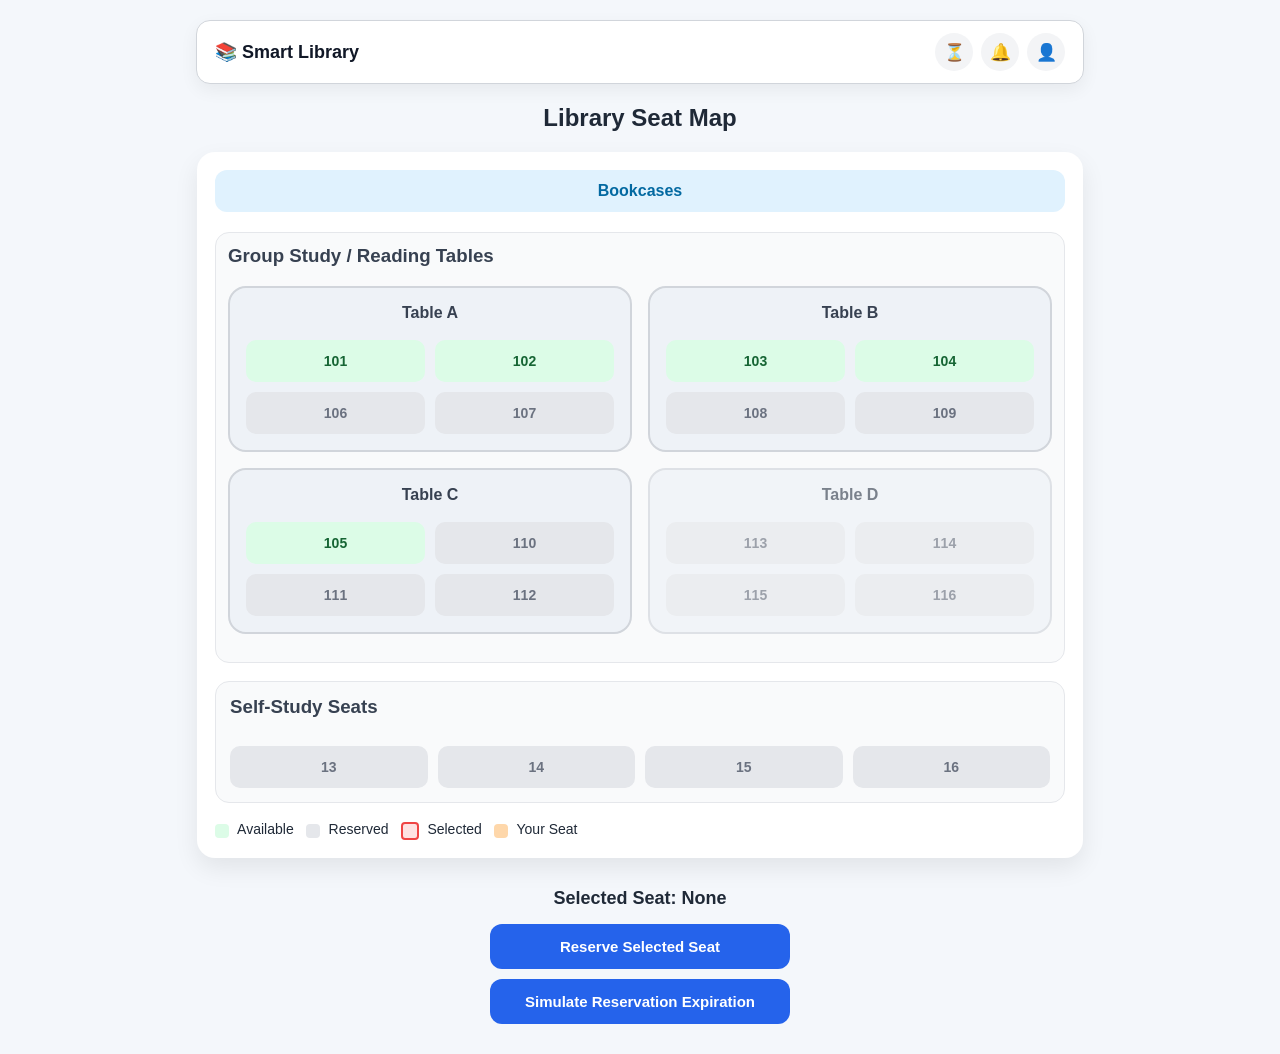
<file: main/web/index.html>
<!DOCTYPE html>
<html lang="en">
<head>
  <meta charset="UTF-8">
  <meta name="viewport" content="width=device-width, initial-scale=1.0">
  <title>Person 2 - Seat Notification Demo</title>
  <link rel="stylesheet" href="style.css">
</head>
<body>

<header class="top-navbar">
  <div class="navbar-logo">📚 Smart Library</div>

  <div class="navbar-icons">
    <button onclick="showPanel('waiting')">⏳</button>
    <button onclick="showPanel('notifications')">🔔</button>
    <button onclick="showPanel('profile')">👤</button>
  </div>
</header>

<div class="dropdown-panel hidden" id="profile-panel">
  <h4>👤 Profile</h4>
  <p>Name: Asma</p>
  <p>Role: Student</p>
  <p>Status: Normal Student</p>
</div>

<div class="dropdown-panel hidden" id="notifications-panel">
  <h4>🔔 Notifications</h4>
  <p id="notification-time">No notification yet</p>
  <p id="notification-message">Waiting for updates...</p>
</div>

<div class="dropdown-panel hidden" id="waiting-panel">
  <h4>⏳ Waiting List</h4>
  <p id="waiting-status">You are not in the waiting list.</p>
  <p id="waiting-position">Position: -</p>
</div>

<h2>Library Seat Map</h2>

<div class="library-map">

  <div class="map-label top">Bookcases</div>

  <div class="study-area">
    <h3>Group Study / Reading Tables</h3>

    <div class="table-row">

      <div class="library-table">
        <span class="table-name">Table A</span>

        <button class="seat available" onclick="selectSeat(this, 101)">101</button>
        <button class="seat available" onclick="selectSeat(this, 102)">102</button>

        <button class="seat reserved" disabled>106</button>
        <button class="seat reserved" disabled>107</button>
      </div>

      <div class="library-table">
        <span class="table-name">Table B</span>

        <button class="seat available" onclick="selectSeat(this, 103)">103</button>
        <button class="seat available" onclick="selectSeat(this, 104)">104</button>

        <button class="seat reserved" disabled>108</button>
        <button class="seat reserved" disabled>109</button>
      </div>

    </div>

    <div class="table-row">

      <div class="library-table">
        <span class="table-name">Table C</span>

        <button class="seat available" onclick="selectSeat(this, 105)">105</button>

        <button class="seat reserved" disabled>110</button>
        <button class="seat reserved" disabled>111</button>
        <button class="seat reserved" disabled>112</button>
      </div>

      <div class="library-table inactive-table">
        <span class="table-name">Table D</span>

        <button class="seat reserved" disabled>113</button>
        <button class="seat reserved" disabled>114</button>
        <button class="seat reserved" disabled>115</button>
        <button class="seat reserved" disabled>116</button>
      </div>

    </div>
  </div>

  <div class="self-study">
    <h3>Self-Study Seats</h3>

    <button class="seat reserved" disabled>13</button>
    <button class="seat reserved" disabled>14</button>
    <button class="seat reserved" disabled>15</button>
    <button class="seat reserved" disabled>16</button>
  </div>

  <div class="legend">
    <span><b class="box green"></b> Available</span>
    <span><b class="box gray"></b> Reserved</span>
    <span><b class="box red"></b> Selected</span>
    <span><b class="box orange"></b> Your Seat</span>
  </div>

</div>

<p id="selected-seat-text">Selected Seat: None</p>

<button onclick="reserveSelectedSeat()">
  Reserve Selected Seat
</button>

<button onclick="simulateNotification()">
  Simulate Reservation Expiration
</button>

<script src="script.js"></script>

</body>

</html>
</file>
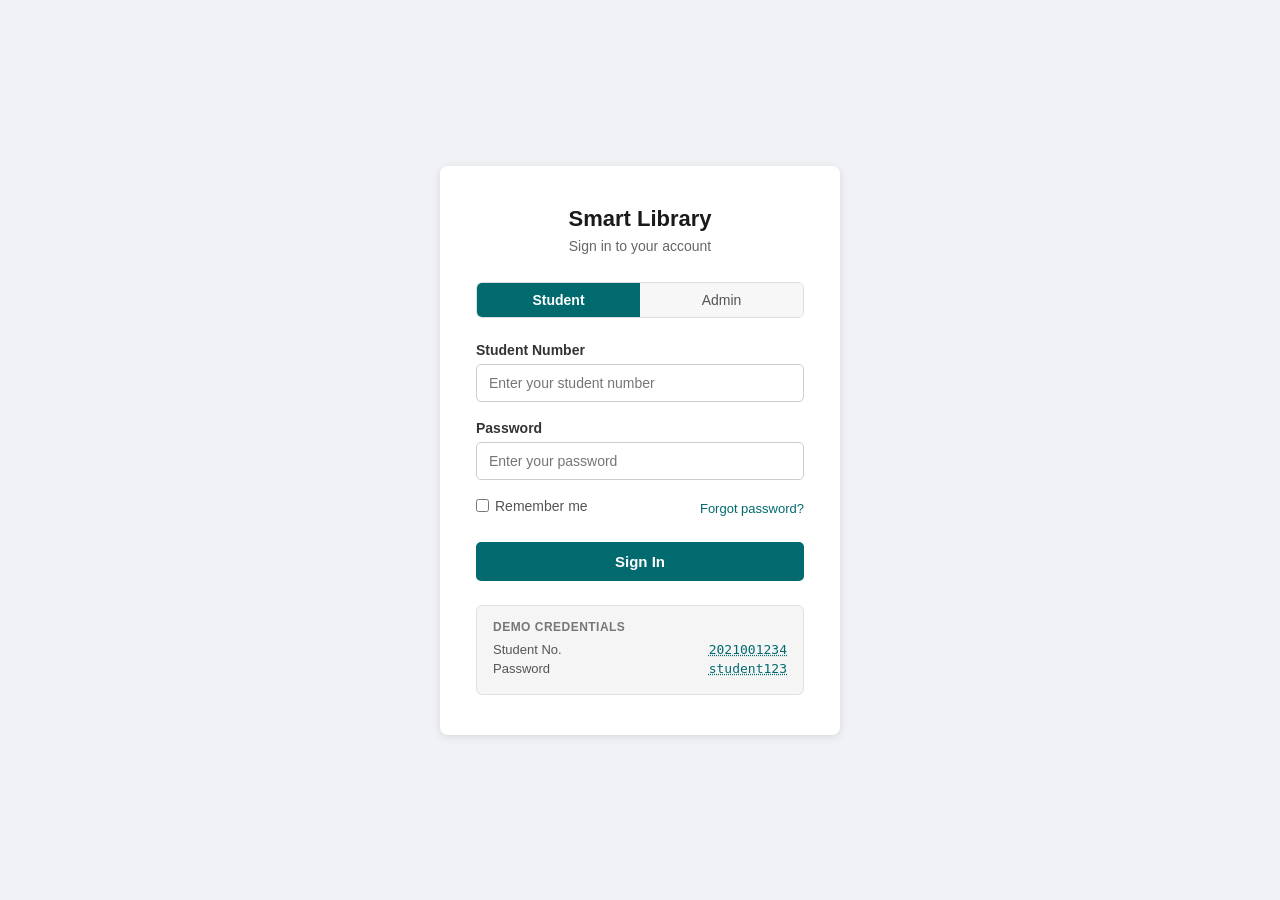
<file: login-page/login-page.html>
<!DOCTYPE html>
<html lang="en">
<head>
  <meta charset="UTF-8" />
  <meta name="viewport" content="width=device-width, initial-scale=1.0" />
  <title>Smart Library - Login</title>
  <style>
    * {
      box-sizing: border-box;
      margin: 0;
      padding: 0;
    }

    body {
      font-family: Arial, sans-serif;
      background-color: #f0f2f5;
      display: flex;
      justify-content: center;
      align-items: center;
      min-height: 100vh;
    }

    .login-card {
      background-color: #ffffff;
      padding: 40px 36px;
      border-radius: 8px;
      box-shadow: 0 2px 10px rgba(0, 0, 0, 0.1);
      width: 100%;
      max-width: 400px;
    }

    .login-title {
      font-size: 22px;
      font-weight: bold;
      color: #1a1a1a;
      margin-bottom: 6px;
      text-align: center;
    }

    .login-subtitle {
      font-size: 14px;
      color: #666;
      text-align: center;
      margin-bottom: 28px;
    }

    /* Role tabs */
    .role-tabs {
      display: flex;
      border: 1px solid #ddd;
      border-radius: 6px;
      overflow: hidden;
      margin-bottom: 24px;
    }

    .role-tab {
      flex: 1;
      padding: 9px;
      font-size: 14px;
      background: #f7f7f7;
      border: none;
      cursor: pointer;
      color: #555;
    }

    .role-tab.active {
      background: #016a6f;
      color: #ffffff;
      font-weight: 600;
    }

    /* Form */
    .form-group {
      margin-bottom: 18px;
    }

    label {
      display: block;
      font-size: 14px;
      font-weight: 600;
      color: #333;
      margin-bottom: 6px;
    }

    input[type="text"],
    input[type="password"] {
      width: 100%;
      padding: 10px 12px;
      font-size: 14px;
      border: 1px solid #ccc;
      border-radius: 5px;
      outline: none;
      color: #1a1a1a;
    }

    input[type="text"]:focus,
    input[type="password"]:focus {
      border-color: #016a6f;
    }

    input.error-input {
      border-color: #cc0000;
    }

    .error-msg {
      font-size: 12px;
      color: #cc0000;
      margin-top: 4px;
      display: none;
    }

    .error-msg.show {
      display: block;
    }

    .form-bottom-row {
      display: flex;
      justify-content: space-between;
      align-items: center;
      margin-bottom: 22px;
      font-size: 13px;
    }

    .form-bottom-row label {
      font-weight: normal;
      display: flex;
      align-items: center;
      gap: 6px;
      color: #555;
      cursor: pointer;
    }

    .forgot {
      color: #016a6f;
      text-decoration: none;
      font-size: 13px;
    }

    .forgot:hover {
      text-decoration: underline;
    }

    .btn-login {
      width: 100%;
      padding: 11px;
      background-color: #016a6f;
      color: #fff;
      font-size: 15px;
      font-weight: 600;
      border: none;
      border-radius: 5px;
      cursor: pointer;
    }

    .btn-login:hover {
      background-color: #014f53;
    }

    .btn-login:disabled {
      background-color: #aaa;
      cursor: not-allowed;
    }

    /* Demo hint */
    .demo-hint {
      margin-top: 24px;
      background: #f5f5f5;
      border: 1px solid #e0e0e0;
      border-radius: 6px;
      padding: 14px 16px;
    }

    .demo-hint p {
      font-size: 12px;
      color: #777;
      margin-bottom: 8px;
      font-weight: 600;
      text-transform: uppercase;
      letter-spacing: 0.04em;
    }

    .demo-row {
      display: flex;
      justify-content: space-between;
      font-size: 13px;
      margin-bottom: 4px;
    }

    .demo-row span:first-child {
      color: #555;
    }

    .demo-val {
      font-family: monospace;
      color: #016a6f;
      cursor: pointer;
      font-size: 13px;
      background: none;
      border: none;
      padding: 0;
      text-decoration: underline dotted;
    }

    .demo-val:hover { color: #014f53; }

    /* Success */
    .success-box {
      display: none;
      text-align: center;
      padding: 16px 0 8px;
    }

    .success-box .checkmark {
      font-size: 40px;
      margin-bottom: 12px;
    }

    .success-box h3 {
      font-size: 18px;
      color: #1a1a1a;
      margin-bottom: 6px;
    }

    .success-box p {
      font-size: 13px;
      color: #666;
    }

    .back-btn {
      margin-top: 16px;
      background: none;
      border: none;
      color: #016a6f;
      font-size: 13px;
      cursor: pointer;
      text-decoration: underline;
    }
  </style>
</head>
<body>

<div class="login-card">
  <h1 class="login-title">Smart Library</h1>
  <p class="login-subtitle">Sign in to your account</p>

  <!-- Role Tabs -->
  <div class="role-tabs">
    <button class="role-tab active" id="tab-student" onclick="switchRole('student')" type="button">Student</button>
    <button class="role-tab" id="tab-admin" onclick="switchRole('admin')" type="button">Admin</button>
  </div>

  <!-- Form -->
  <form id="login-form" novalidate>
    <div class="form-group">
      <label for="user-id" id="id-label">Student Number</label>
      <input type="text" id="user-id" placeholder="Enter your student number" />
      <span class="error-msg" id="id-error">This field is required.</span>
    </div>

    <div class="form-group">
      <label for="password">Password</label>
      <input type="password" id="password" placeholder="Enter your password" />
      <span class="error-msg" id="pw-error">This field is required.</span>
    </div>

    <div class="form-bottom-row">
      <label>
        <input type="checkbox" id="remember" />
        Remember me
      </label>
      <a href="#" class="forgot">Forgot password?</a>
    </div>

    <button type="submit" class="btn-login" id="login-btn">Sign In</button>
  </form>

  <!-- Success -->
  <div class="success-box" id="success-box">
    <div class="checkmark">✅</div>
    <h3 id="success-title">Login Successful!</h3>
    <p id="success-msg">Redirecting to your dashboard...</p>
    <button class="back-btn" onclick="resetForm()">← Back to login</button>
  </div>

  <!-- Demo credentials -->
  <div class="demo-hint">
    <p>Demo credentials</p>
    <div class="demo-row">
      <span id="demo-id-label">Student No.</span>
      <button class="demo-val" id="demo-id-val" type="button" onclick="fillField('user-id', this.textContent)">2021001234</button>
    </div>
    <div class="demo-row">
      <span>Password</span>
      <button class="demo-val" id="demo-pw-val" type="button" onclick="fillField('password', this.textContent)">student123</button>
    </div>
  </div>
</div>

<script>
  var currentRole = 'student';

  var roles = {
    student: {
      idLabel: 'Student Number',
      placeholder: 'Enter your student number',
      demoIdLabel: 'Student No.',
      demoId: '2021001234',
      demoPass: 'student123',
      successTitle: 'Login Successful!',
      successMsg: 'Welcome, Student. Redirecting to dashboard...'
    },
    admin: {
      idLabel: 'Admin ID',
      placeholder: 'Enter your admin ID',
      demoIdLabel: 'Admin ID',
      demoId: 'ADMIN001',
      demoPass: 'admin123',
      successTitle: 'Login Successful!',
      successMsg: 'Welcome, Administrator. Redirecting to admin panel...'
    }
  };

  function switchRole(role) {
    currentRole = role;
    var r = roles[role];
    document.getElementById('tab-student').classList.toggle('active', role === 'student');
    document.getElementById('tab-admin').classList.toggle('active', role === 'admin');
    document.getElementById('id-label').textContent = r.idLabel;
    document.getElementById('user-id').placeholder = r.placeholder;
    document.getElementById('demo-id-label').textContent = r.demoIdLabel;
    document.getElementById('demo-id-val').textContent = r.demoId;
    document.getElementById('demo-pw-val').textContent = r.demoPass;
    clearErrors();
  }

  function fillField(id, value) {
    document.getElementById(id).value = value;
    document.getElementById(id).classList.remove('error-input');
    if (id === 'user-id') document.getElementById('id-error').classList.remove('show');
    else document.getElementById('pw-error').classList.remove('show');
  }

  function clearErrors() {
    document.getElementById('user-id').classList.remove('error-input');
    document.getElementById('password').classList.remove('error-input');
    document.getElementById('id-error').classList.remove('show');
    document.getElementById('pw-error').classList.remove('show');
    document.getElementById('id-error').textContent = 'This field is required.';
  }

  function resetForm() {
    document.getElementById('login-form').style.display = '';
    document.getElementById('success-box').style.display = 'none';
    document.getElementById('user-id').value = '';
    document.getElementById('password').value = '';
    clearErrors();
  }

  document.getElementById('login-form').addEventListener('submit', function(e) {
    e.preventDefault();
    var idVal = document.getElementById('user-id').value.trim();
    var pwVal = document.getElementById('password').value.trim();
    var valid = true;

    clearErrors();

    if (!idVal) {
      document.getElementById('user-id').classList.add('error-input');
      document.getElementById('id-error').classList.add('show');
      valid = false;
    }
    if (!pwVal) {
      document.getElementById('password').classList.add('error-input');
      document.getElementById('pw-error').classList.add('show');
      valid = false;
    }
    if (!valid) return;

    var r = roles[currentRole];
    if (idVal !== r.demoId || pwVal !== r.demoPass) {
      document.getElementById('user-id').classList.add('error-input');
      document.getElementById('password').classList.add('error-input');
      document.getElementById('id-error').textContent = 'Incorrect ID or password. Try the demo credentials below.';
      document.getElementById('id-error').classList.add('show');
      return;
    }

    var btn = document.getElementById('login-btn');
    btn.disabled = true;
    btn.textContent = 'Signing in...';

    setTimeout(function() {
      btn.disabled = false;
      btn.textContent = 'Sign In';
      document.getElementById('login-form').style.display = 'none';
      document.getElementById('success-title').textContent = r.successTitle;
      document.getElementById('success-msg').textContent = r.successMsg;
      document.getElementById('success-box').style.display = 'block';
    }, 1000);
  });
</script>

</body>
</html>
</file>
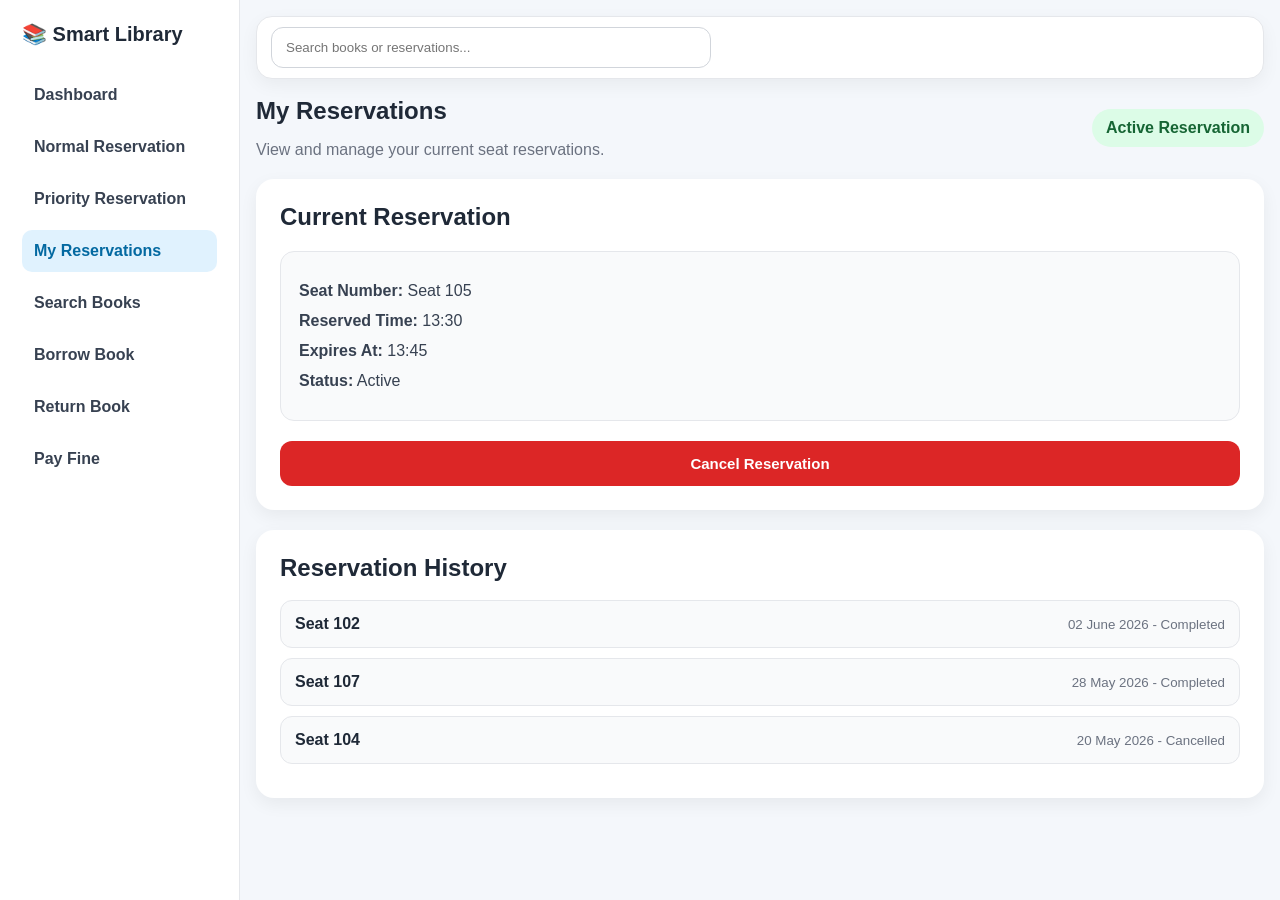
<file: web/my-reservations.html>
<!DOCTYPE html>
<html lang="en">
<head>
  <meta charset="UTF-8">
  <meta name="viewport" content="width=device-width, initial-scale=1.0">
  <title>My Reservations</title>
  <link rel="stylesheet" href="reservation.css">
</head>
<body>

<div class="app-layout">

  <aside class="sidebar">
    <div class="sidebar-logo">📚 Smart Library</div>

    <nav class="sidebar-menu">
      <a href="#">Dashboard</a>
      <a href="normal-reservation.html">Normal Reservation</a>
      <a href="priority-reservation.html">Priority Reservation</a>
      <a href="#" class="active">My Reservations</a>
      <a href="#">Search Books</a>
      <a href="#">Borrow Book</a>
      <a href="#">Return Book</a>
      <a href="#">Pay Fine</a>
    </nav>
  </aside>

  <main class="main-content">

    <header class="top-navbar">
      <input class="top-search" type="text" placeholder="Search books or reservations...">
    </header>

    <section class="page-header">
      <div>
        <h1>My Reservations</h1>
        <p>View and manage your current seat reservations.</p>
      </div>

      <div class="status-pill">Active Reservation</div>
    </section>

    <section class="my-reservation-card">
      <h2>Current Reservation</h2>

      <div class="reservation-detail-box">
        <p><strong>Seat Number:</strong> <span id="my-seat-number">Seat 105</span></p>
        <p><strong>Reserved Time:</strong> 13:30</p>
        <p><strong>Expires At:</strong> 13:45</p>
        <p><strong>Status:</strong> <span id="reservation-status">Active</span></p>
      </div>

      <button class="cancel-reservation-button" onclick="askCancelReservation()">
        Cancel Reservation
      </button>
    </section>

    <section class="reservation-history-card">

      <h2>Reservation History</h2>

      <div class="history-item">
        <span>Seat 102</span>
        <small>02 June 2026 - Completed</small>
      </div>

      <div class="history-item">
        <span>Seat 107</span>
        <small>28 May 2026 - Completed</small>
      </div>

      <div class="history-item">
        <span>Seat 104</span>
        <small>20 May 2026 - Cancelled</small>
      </div>

    </section>

  </main>
</div>

<div class="modal hidden" id="confirm-modal">
  <div class="modal-box">
    <h3 id="modal-title">Cancel Reservation</h3>
    <p id="confirm-message">Are you sure you want to cancel Seat 105?</p>

    <div class="modal-actions">
      <button onclick="confirmReservation()">Confirm</button>
      <button onclick="closeModal()">Cancel</button>
    </div>
  </div>
</div>

<script src="script.js"></script>

</body>
</html>
</file>
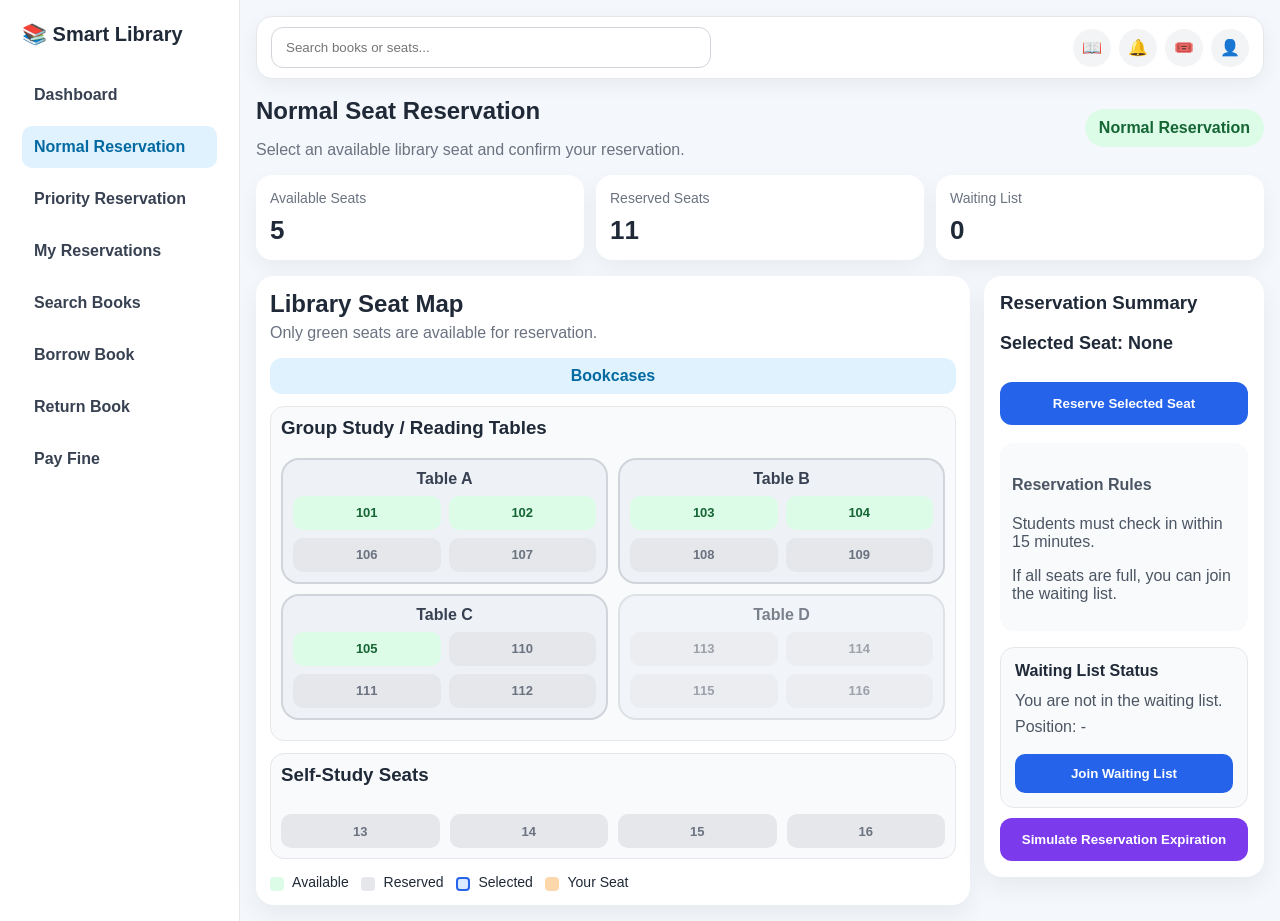
<file: web/normal-reservation.html>
<!DOCTYPE html>
<html lang="en">
<head>
  <meta charset="UTF-8">
  <meta name="viewport" content="width=device-width, initial-scale=1.0">
  <title>Normal Reservation</title>
  <link rel="stylesheet" href="reservation.css">
</head>
<body>

<div class="app-layout">

  <aside class="sidebar">
    <div class="sidebar-logo">📚 Smart Library</div>

    <nav class="sidebar-menu">
      <a href="#">Dashboard</a>
      <a href="normal-reservation.html" class="active">Normal Reservation</a>
      <a href="priority-reservation.html">Priority Reservation</a>
      <a href="my-reservations.html">My Reservations</a>
      <a href="#">Search Books</a>
      <a href="#">Borrow Book</a>
      <a href="#">Return Book</a>
      <a href="#">Pay Fine</a>
    </nav>
  </aside>

  <main class="main-content">

    <header class="top-navbar">
      <input class="top-search" type="text" placeholder="Search books or seats...">

      <div class="navbar-icons">
        <button onclick="showPanel('books')">📖</button>
        <button onclick="showPanel('notifications')">🔔</button>
        <button onclick="showPanel('reservations')">🎟️</button>
        <button onclick="showPanel('profile')">👤</button>
      </div>
    </header>

    <div class="dropdown-panel hidden" id="profile-panel">
      <button class="close-dropdown" onclick="closePanels()">×</button>
      <h4>👤 Profile</h4>
      <p>Name: Asli</p>
      <p>Role: Student</p>
      <p>Status: Normal Student</p>
      <p>Student ID: 2355500</p>
    </div>

    <div class="dropdown-panel hidden" id="notifications-panel">
      <button class="close-dropdown" onclick="closePanels()">×</button>
      <h4>🔔 Notifications</h4>
      <p id="notification-time">No notification yet</p>
      <p id="notification-message">Waiting for updates...</p>
    </div>

    <div class="dropdown-panel hidden" id="books-panel">
      <button class="close-dropdown" onclick="closePanels()">×</button>
      <h4>📖 Books</h4>
      <p>Search, borrow, and return books from the Book Management page.</p>
    </div>

    <div class="dropdown-panel hidden" id="reservations-panel">
      <button class="close-dropdown" onclick="closePanels()">×</button>
      <h4>🎟️ My Reservations</h4>

      <div class="reservation-row">
        <span id="reserved-seat-display">No Active Reservation</span>

        <button class="leave-waiting-x hidden"
                id="cancel-reservation-icon"
                onclick="askCancelReservation()">🗑️</button>
      </div>
    </div>

    <section class="page-header">
      <div>
        <h1>Normal Seat Reservation</h1>
        <p>Select an available library seat and confirm your reservation.</p>
      </div>

      <div class="status-pill">Normal Reservation</div>
    </section>

    <section class="stats-grid">
      <div class="stat-card">
        <span>Available Seats</span>
        <strong>5</strong>
      </div>

      <div class="stat-card">
        <span>Reserved Seats</span>
        <strong>11</strong>
      </div>

      <div class="stat-card">
        <span>Waiting List</span>
        <strong id="waiting-count">0</strong>
      </div>
    </section>

    <section class="content-grid">

      <div class="library-map-card">
        <div class="section-title">
          <h2>Library Seat Map</h2>
          <p>Only green seats are available for reservation.</p>
        </div>

        <div class="map-label">Bookcases</div>

        <div class="study-area">
          <h3>Group Study / Reading Tables</h3>

          <div class="table-row">
            <div class="library-table">
              <span class="table-name">Table A</span>
              <button class="seat available" onclick="selectSeat(this, 101)">101</button>
              <button class="seat available" onclick="selectSeat(this, 102)">102</button>
              <button class="seat reserved" disabled>106</button>
              <button class="seat reserved" disabled>107</button>
            </div>

            <div class="library-table">
              <span class="table-name">Table B</span>
              <button class="seat available" onclick="selectSeat(this, 103)">103</button>
              <button class="seat available" onclick="selectSeat(this, 104)">104</button>
              <button class="seat reserved" disabled>108</button>
              <button class="seat reserved" disabled>109</button>
            </div>
          </div>

          <div class="table-row">
            <div class="library-table">
              <span class="table-name">Table C</span>
              <button class="seat available" onclick="selectSeat(this, 105)">105</button>
              <button class="seat reserved" disabled>110</button>
              <button class="seat reserved" disabled>111</button>
              <button class="seat reserved" disabled>112</button>
            </div>

            <div class="library-table inactive-table">
              <span class="table-name">Table D</span>
              <button class="seat reserved" disabled>113</button>
              <button class="seat reserved" disabled>114</button>
              <button class="seat reserved" disabled>115</button>
              <button class="seat reserved" disabled>116</button>
            </div>
          </div>
        </div>

        <div class="self-study">
          <h3>Self-Study Seats</h3>
          <button class="seat reserved" disabled>13</button>
          <button class="seat reserved" disabled>14</button>
          <button class="seat reserved" disabled>15</button>
          <button class="seat reserved" disabled>16</button>
        </div>

        <div class="legend">
          <span><b class="box green"></b> Available</span>
          <span><b class="box gray"></b> Reserved</span>
          <span><b class="box blue"></b> Selected</span>
          <span><b class="box orange"></b> Your Seat</span>
        </div>
      </div>

      <aside class="reservation-action-card">
        <h3>Reservation Summary</h3>

        <p id="selected-seat-text">Selected Seat: None</p>

        <button onclick="reserveSelectedSeat()">
          Reserve Selected Seat
        </button>

        <div class="rules-box">
          <h4>Reservation Rules</h4>
          <p>Students must check in within 15 minutes.</p>
          <p>If all seats are full, you can join the waiting list.</p>
        </div>

        <div class="waiting-list-card">
          <h4>Waiting List Status</h4>

          <p id="waiting-status">You are not in the waiting list.</p>
          <p id="waiting-position">Position: -</p>

          <button id="waiting-button" onclick="joinWaitingList()">
            Join Waiting List
          </button>
        </div>

        <button class="simulate-button" onclick="simulateNotification()">
          Simulate Reservation Expiration
        </button>
      </aside>

    </section>

  </main>
</div>

<div class="modal hidden" id="confirm-modal">
  <div class="modal-box">
    <h3 id="modal-title">Confirm Reservation</h3>
    <p id="confirm-message">Are you sure?</p>

    <div class="modal-actions">
      <button onclick="confirmReservation()">Confirm</button>
      <button onclick="closeModal()">Cancel</button>
    </div>
  </div>
</div>

<script src="script.js"></script>

</body>
</html>
</file>
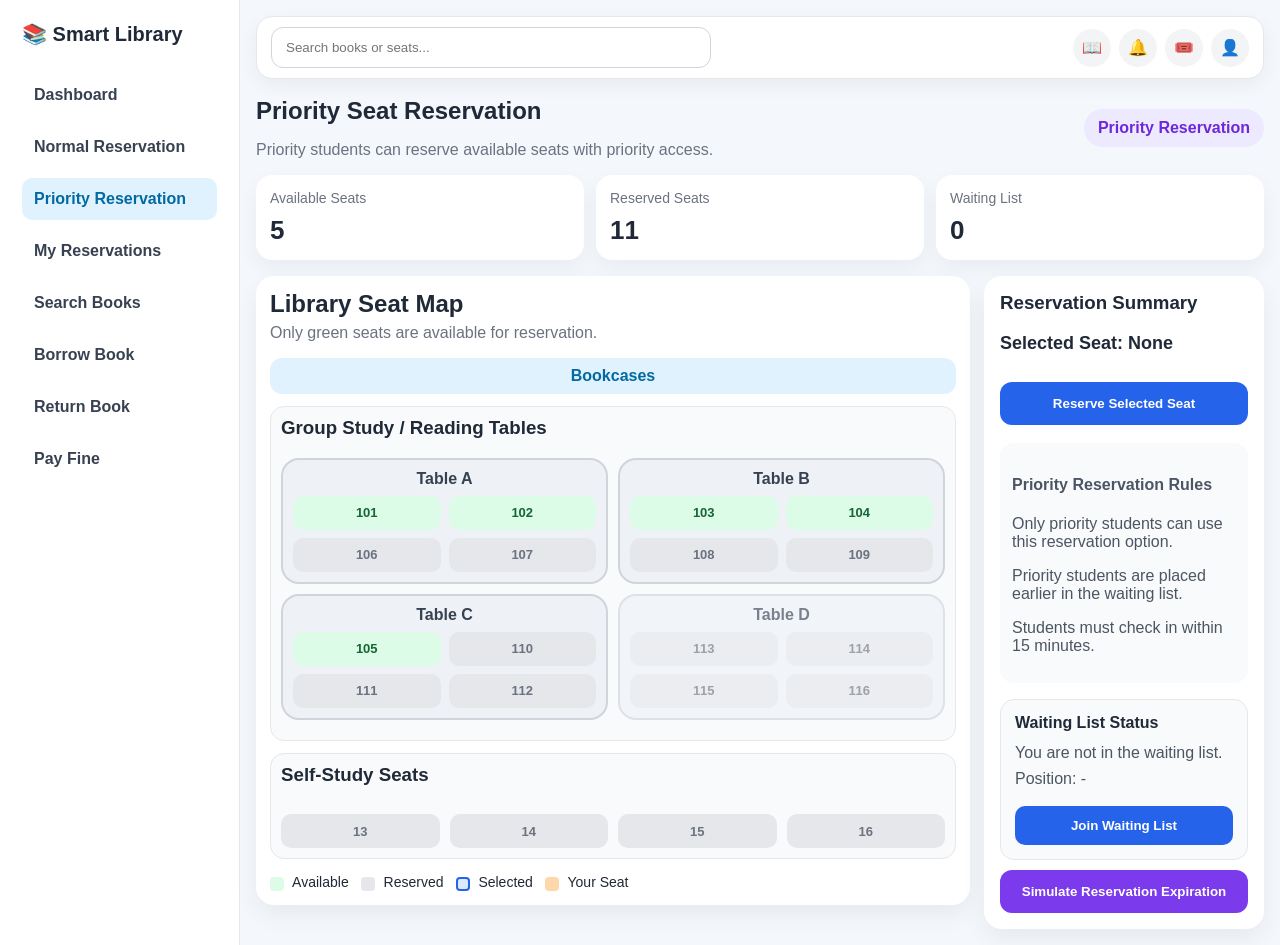
<file: web/priority-reservation.html>
<!DOCTYPE html>
<html lang="en">
<head>
  <meta charset="UTF-8">
  <meta name="viewport" content="width=device-width, initial-scale=1.0">
  <title>Priority Reservation</title>
  <link rel="stylesheet" href="reservation.css">
</head>
<body>

<div class="app-layout">

  <aside class="sidebar">
    <div class="sidebar-logo">📚 Smart Library</div>

    <nav class="sidebar-menu">
      <a href="#">Dashboard</a>
      <a href="normal-reservation.html">Normal Reservation</a>
      <a href="#" class="active">Priority Reservation</a>
      <a href="#">My Reservations</a>
      <a href="#">Search Books</a>
      <a href="#">Borrow Book</a>
      <a href="#">Return Book</a>
      <a href="#">Pay Fine</a>
    </nav>
  </aside>

  <main class="main-content">

    <header class="top-navbar">
      <input class="top-search" type="text" placeholder="Search books or seats...">

      <div class="navbar-icons">
        <button onclick="showPanel('books')">📖</button>
        <button onclick="showPanel('notifications')">🔔</button>
        <button onclick="showPanel('reservations')">🎟️</button>
        <button onclick="showPanel('profile')">👤</button>
      </div>
    </header>

    <div class="dropdown-panel hidden" id="profile-panel">
      <button class="close-dropdown" onclick="closePanels()">×</button>
      <h4>👤 Profile</h4>
      <p>Name: Asli</p>
      <p>Role: Student</p>
      <p>Status: Priority Student</p>
      <p>Student ID: 2355500</p>
    </div>

    <div class="dropdown-panel hidden" id="notifications-panel">
      <button class="close-dropdown" onclick="closePanels()">×</button>
      <h4>🔔 Notifications</h4>
      <p id="notification-time">No notification yet</p>
      <p id="notification-message">Waiting for updates...</p>
    </div>

    <div class="dropdown-panel hidden" id="books-panel">
      <button class="close-dropdown" onclick="closePanels()">×</button>
      <h4>📖 Books</h4>
      <p>Search, borrow, and return books from the Book Management page.</p>
    </div>

    <div class="dropdown-panel hidden" id="reservations-panel">
      <button class="close-dropdown" onclick="closePanels()">×</button>
      <h4>🎟️ My Reservations</h4>

      <div class="reservation-row">
        <span id="reserved-seat-display">No Active Reservation</span>

        <button class="leave-waiting-x hidden"
                id="cancel-reservation-icon"
                onclick="askCancelReservation()">🗑️</button>
      </div>
    </div>

    <section class="page-header">
      <div>
        <h1>Priority Seat Reservation</h1>
        <p>Priority students can reserve available seats with priority access.</p>
      </div>

      <div class="status-pill priority-pill">Priority Reservation</div>
    </section>

    <section class="stats-grid">
      <div class="stat-card">
        <span>Available Seats</span>
        <strong>5</strong>
      </div>

      <div class="stat-card">
        <span>Reserved Seats</span>
        <strong>11</strong>
      </div>

      <div class="stat-card">
        <span>Waiting List</span>
        <strong id="waiting-count">0</strong>
      </div>
    </section>

    <section class="content-grid">

      <div class="library-map-card">
        <div class="section-title">
          <h2>Library Seat Map</h2>
          <p>Only green seats are available for reservation.</p>
        </div>

        <div class="map-label">Bookcases</div>

        <div class="study-area">
          <h3>Group Study / Reading Tables</h3>

          <div class="table-row">
            <div class="library-table">
              <span class="table-name">Table A</span>
              <button class="seat available" onclick="selectSeat(this, 101)">101</button>
              <button class="seat available" onclick="selectSeat(this, 102)">102</button>
              <button class="seat reserved" disabled>106</button>
              <button class="seat reserved" disabled>107</button>
            </div>

            <div class="library-table">
              <span class="table-name">Table B</span>
              <button class="seat available" onclick="selectSeat(this, 103)">103</button>
              <button class="seat available" onclick="selectSeat(this, 104)">104</button>
              <button class="seat reserved" disabled>108</button>
              <button class="seat reserved" disabled>109</button>
            </div>
          </div>

          <div class="table-row">
            <div class="library-table">
              <span class="table-name">Table C</span>
              <button class="seat available" onclick="selectSeat(this, 105)">105</button>
              <button class="seat reserved" disabled>110</button>
              <button class="seat reserved" disabled>111</button>
              <button class="seat reserved" disabled>112</button>
            </div>

            <div class="library-table inactive-table">
              <span class="table-name">Table D</span>
              <button class="seat reserved" disabled>113</button>
              <button class="seat reserved" disabled>114</button>
              <button class="seat reserved" disabled>115</button>
              <button class="seat reserved" disabled>116</button>
            </div>
          </div>
        </div>

        <div class="self-study">
          <h3>Self-Study Seats</h3>
          <button class="seat reserved" disabled>13</button>
          <button class="seat reserved" disabled>14</button>
          <button class="seat reserved" disabled>15</button>
          <button class="seat reserved" disabled>16</button>
        </div>

        <div class="legend">
          <span><b class="box green"></b> Available</span>
          <span><b class="box gray"></b> Reserved</span>
          <span><b class="box blue"></b> Selected</span>
          <span><b class="box orange"></b> Your Seat</span>
        </div>
      </div>

      <aside class="reservation-action-card">
        <h3>Reservation Summary</h3>

        <p id="selected-seat-text">Selected Seat: None</p>

        <button onclick="reserveSelectedSeat()">
          Reserve Selected Seat
        </button>

        <div class="rules-box">
          <h4>Priority Reservation Rules</h4>
          <p>Only priority students can use this reservation option.</p>
          <p>Priority students are placed earlier in the waiting list.</p>
          <p>Students must check in within 15 minutes.</p>
        </div>

        <div class="waiting-list-card">
          <h4>Waiting List Status</h4>

          <p id="waiting-status">You are not in the waiting list.</p>
          <p id="waiting-position">Position: -</p>

          <button id="waiting-button" onclick="joinWaitingList()">
            Join Waiting List
          </button>
        </div>

        <button class="simulate-button" onclick="simulateNotification()">
          Simulate Reservation Expiration
        </button>
      </aside>

    </section>

  </main>
</div>

<div class="modal hidden" id="confirm-modal">
  <div class="modal-box">
    <h3 id="modal-title">Confirm Reservation</h3>
    <p id="confirm-message">Are you sure?</p>

    <div class="modal-actions">
      <button onclick="confirmReservation()">Confirm</button>
      <button onclick="closeModal()">Cancel</button>
    </div>
  </div>
</div>

<script src="script.js"></script>

</body>
</html>
</file>
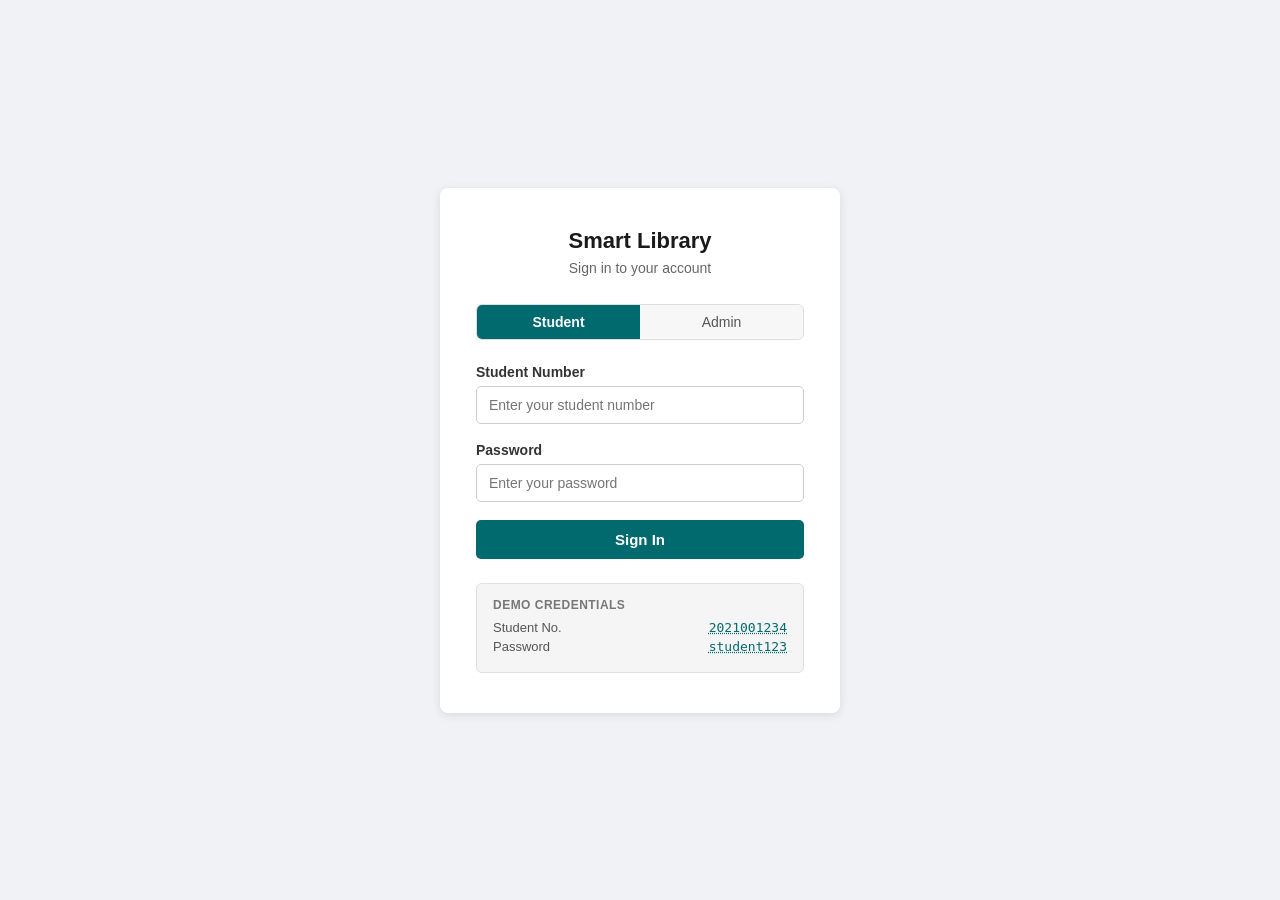
<file: main/login-page/login-page.html>
<!DOCTYPE html>
<html lang="en">
<head>
  <meta charset="UTF-8" />
  <meta name="viewport" content="width=device-width, initial-scale=1.0" />
  <title>Smart Library - Login</title>
  <style>
    * {
      box-sizing: border-box;
      margin: 0;
      padding: 0;
    }

    body {
      font-family: Arial, sans-serif;
      background-color: #f0f2f5;
      display: flex;
      justify-content: center;
      align-items: center;
      min-height: 100vh;
    }

    .login-card {
      background-color: #ffffff;
      padding: 40px 36px;
      border-radius: 8px;
      box-shadow: 0 2px 10px rgba(0, 0, 0, 0.1);
      width: 100%;
      max-width: 400px;
    }

    .login-title {
      font-size: 22px;
      font-weight: bold;
      color: #1a1a1a;
      margin-bottom: 6px;
      text-align: center;
    }

    .login-subtitle {
      font-size: 14px;
      color: #666;
      text-align: center;
      margin-bottom: 28px;
    }

    /* Role tabs */
    .role-tabs {
      display: flex;
      border: 1px solid #ddd;
      border-radius: 6px;
      overflow: hidden;
      margin-bottom: 24px;
    }

    .role-tab {
      flex: 1;
      padding: 9px;
      font-size: 14px;
      background: #f7f7f7;
      border: none;
      cursor: pointer;
      color: #555;
    }

    .role-tab.active {
      background: #016a6f;
      color: #ffffff;
      font-weight: 600;
    }

    /* Form */
    .form-group {
      margin-bottom: 18px;
    }

    label {
      display: block;
      font-size: 14px;
      font-weight: 600;
      color: #333;
      margin-bottom: 6px;
    }

    input[type="text"],
    input[type="password"] {
      width: 100%;
      padding: 10px 12px;
      font-size: 14px;
      border: 1px solid #ccc;
      border-radius: 5px;
      outline: none;
      color: #1a1a1a;
    }

    input[type="text"]:focus,
    input[type="password"]:focus {
      border-color: #016a6f;
    }

    input.error-input {
      border-color: #cc0000;
    }

    .error-msg {
      font-size: 12px;
      color: #cc0000;
      margin-top: 4px;
      display: none;
    }

    .error-msg.show {
      display: block;
    }

    .form-bottom-row {
      display: flex;
      justify-content: space-between;
      align-items: center;
      margin-bottom: 22px;
      font-size: 13px;
    }

    .form-bottom-row label {
      font-weight: normal;
      display: flex;
      align-items: center;
      gap: 6px;
      color: #555;
      cursor: pointer;
    }

    .forgot {
      color: #016a6f;
      text-decoration: none;
      font-size: 13px;
    }

    .forgot:hover {
      text-decoration: underline;
    }

    .btn-login {
      width: 100%;
      padding: 11px;
      background-color: #016a6f;
      color: #fff;
      font-size: 15px;
      font-weight: 600;
      border: none;
      border-radius: 5px;
      cursor: pointer;
    }

    .btn-login:hover {
      background-color: #014f53;
    }

    .btn-login:disabled {
      background-color: #aaa;
      cursor: not-allowed;
    }

    /* Demo hint */
    .demo-hint {
      margin-top: 24px;
      background: #f5f5f5;
      border: 1px solid #e0e0e0;
      border-radius: 6px;
      padding: 14px 16px;
    }

    .demo-hint p {
      font-size: 12px;
      color: #777;
      margin-bottom: 8px;
      font-weight: 600;
      text-transform: uppercase;
      letter-spacing: 0.04em;
    }

    .demo-row {
      display: flex;
      justify-content: space-between;
      font-size: 13px;
      margin-bottom: 4px;
    }

    .demo-row span:first-child {
      color: #555;
    }

    .demo-val {
      font-family: monospace;
      color: #016a6f;
      cursor: pointer;
      font-size: 13px;
      background: none;
      border: none;
      padding: 0;
      text-decoration: underline dotted;
    }

    .demo-val:hover { color: #014f53; }

    /* Success */
    .success-box {
      display: none;
      text-align: center;
      padding: 16px 0 8px;
    }

    .success-box .checkmark {
      font-size: 40px;
      margin-bottom: 12px;
    }

    .success-box h3 {
      font-size: 18px;
      color: #1a1a1a;
      margin-bottom: 6px;
    }

    .success-box p {
      font-size: 13px;
      color: #666;
    }

    .back-btn {
      margin-top: 16px;
      background: none;
      border: none;
      color: #016a6f;
      font-size: 13px;
      cursor: pointer;
      text-decoration: underline;
    }
  </style>
</head>
<body>

<div class="login-card">
  <h1 class="login-title">Smart Library</h1>
  <p class="login-subtitle">Sign in to your account</p>

  <!-- Role Tabs -->
  <div class="role-tabs">
    <button class="role-tab active" id="tab-student" onclick="switchRole('student')" type="button">Student</button>
    <button class="role-tab" id="tab-admin" onclick="switchRole('admin')" type="button">Admin</button>
  </div>

  <!-- Form -->
 <form action="/login" method="POST" id="login-form">
    <div class="form-group">
      <label for="user-id" id="id-label">Student Number</label>
      <input type="text" id="user-id" name="username" placeholder="Enter your student number" />
      <span class="error-msg" id="id-error">This field is required.</span>
    </div>

    <div class="form-group">
      <label for="password">Password</label>
      <input type="password" id="password" name="password" placeholder="Enter your password" />
    <span class="error-msg" id="pw-error">This field is required.</span>
  </div>

    <button type="submit" class="btn-login" id="login-btn">Sign In</button>
  </form>

  <!-- Success -->
  <div class="success-box" id="success-box">
    <div class="checkmark">✅</div>
    <h3 id="success-title">Login Successful!</h3>
    <p id="success-msg">Redirecting to your dashboard...</p>
    <button class="back-btn" onclick="resetForm()">← Back to login</button>
  </div>

  <!-- Demo credentials -->
  <div class="demo-hint">
    <p>Demo credentials</p>
    <div class="demo-row">
      <span id="demo-id-label">Student No.</span>
      <button class="demo-val" id="demo-id-val" type="button" onclick="fillField('user-id', this.textContent)">2021001234</button>
    </div>
    <div class="demo-row">
      <span>Password</span>
      <button class="demo-val" id="demo-pw-val" type="button" onclick="fillField('password', this.textContent)">student123</button>
    </div>
  </div>
</div>


</body>
</html>
</file>
<file: main/web/style.css>
.seat-section{
    margin-top:20px;
    width:90%;
    max-width:420px;
    background:white;
    padding:20px;
    border-radius:12px;
    box-shadow:0 0 15px rgba(0,0,0,0.1);
}

.profile-card,
.notification-card{
    background:#f9fafb;
    padding:15px;
    border-radius:10px;
    margin-bottom:15px;
}

.notification-card{
    border-left:5px solid #f59e0b;
}

.seat-map{
    display:grid;
    grid-template-columns:repeat(3, 1fr);
    gap:10px;
    margin:15px 0;
}

.seat{
    padding:18px;
    border-radius:10px;
    border:none;
    font-weight:bold;
}

.available{
    background:#dcfce7;
    color:#166534;
}

.reserved{
    background:#fee2e2;
    color:#991b1b;
}

#waiting-list-button,
#simulate-button{
    margin-top:10px;
}

body {
    background: #f4f7fb;
    font-family: Arial, sans-serif;
    margin: 0;
    padding: 20px;
    color: #1f2937;
}

h1 {
    text-align: center;
    margin-bottom: 10px;
}

h2 {
    text-align: center;
    margin-bottom: 20px;
}

.library-map {
    background: white;
    border-radius: 18px;
    padding: 20px;
    max-width: 900px;
    margin: 0 auto;
    box-shadow: 0 10px 25px rgba(0, 0, 0, 0.08);
}

.map-label {
    background: #e0f2fe;
    color: #0369a1;
    text-align: center;
    padding: 12px;
    border-radius: 12px;
    font-weight: bold;
    margin-bottom: 20px;
}

.study-area,
.self-study {
    background: #f9fafb;
    border: 1px solid #e5e7eb;
    border-radius: 14px;
    padding: 15px;
    margin-bottom: 18px;
}

.study-area h3,
.self-study h3 {
    margin-top: 0;
    color: #374151;
}

.table {
    background: #e5e7eb;
    border-radius: 14px;
    padding: 14px;
    margin-bottom: 14px;

    display: grid;
    grid-template-columns: repeat(4, 1fr);
    gap: 10px;
}

.self-study {
    display: grid;
    grid-template-columns: repeat(4, 1fr);
    gap: 10px;
}

.self-study h3 {
    grid-column: 1 / -1;
}

.seat {
    border: none;
    border-radius: 10px;
    padding: 16px 0;
    font-weight: bold;
    cursor: pointer;
}

.available {
    background: #dcfce7;
    color: #166534;
}

.reserved {
    background: #e5e7eb;
    color: #6b7280;
    cursor: not-allowed;
}

.selected {
    outline: 3px solid #ef4444;
    background: #fee2e2;
    color: #991b1b;
}

.your-seat {
    background: #fed7aa;
    color: #9a3412;
}

.legend {
    display: flex;
    flex-wrap: wrap;
    gap: 12px;
    margin-top: 15px;
    font-size: 14px;
}

.box {
    display: inline-block;
    width: 14px;
    height: 14px;
    border-radius: 4px;
    margin-right: 5px;
    vertical-align: middle;
}

.green {
    background: #dcfce7;
}

.gray {
    background: #e5e7eb;
}

.red {
    background: #fee2e2;
    border: 2px solid #ef4444;
}

.orange {
    background: #fed7aa;
}

#selected-seat-text {
    max-width: 900px;
    margin: 15px auto;
    font-weight: bold;
    text-align: center;
}

button {
    font-size: 15px;
}

body > button,
#selected-seat-text + button {
    display: block;
    max-width: 300px;
    width: 90%;
    margin: 10px auto;
    padding: 14px;
    border: none;
    border-radius: 12px;
    background: #2563eb;
    color: white;
    font-weight: bold;
    cursor: pointer;
}

@media (max-width: 600px) {
    .table {
        grid-template-columns: repeat(2, 1fr);
    }

    .self-study {
        grid-template-columns: repeat(2, 1fr);
    }

    .library-map {
        padding: 15px;
    }
}

.library-map {
    max-width: 1100px;
    width: 92%;
    margin: 30px auto;
    padding: 28px;
}

.study-area {
    min-height: 360px;
}

.table {
    padding: 22px;
    margin-bottom: 22px;
    gap: 14px;
}

.seat {
    min-height: 55px;
    font-size: 16px;
}

.self-study {
    padding: 22px;
}

#selected-seat-text {
    font-size: 18px;
}

@media (max-width: 700px) {
    .library-map {
        width: 95%;
        padding: 16px;
    }

    .seat {
        min-height: 45px;
        font-size: 14px;
    }
}

.table-row {
    display: grid;
    grid-template-columns: repeat(2, 1fr);
    gap: 24px;
    margin-bottom: 24px;
}

.library-table {
    background: #eef2f7;
    border: 2px solid #d1d5db;
    border-radius: 18px;
    padding: 22px;
    display: grid;
    grid-template-columns: repeat(2, 1fr);
    gap: 14px;
    position: relative;
}

.table-name {
    grid-column: 1 / -1;
    text-align: center;
    font-weight: bold;
    color: #374151;
    margin-bottom: 8px;
}

.inactive-table {
    opacity: 0.65;
}

@media (max-width: 700px) {
    .table-row {
        grid-template-columns: 1fr;
    }
}

.library-map {
    max-width: 850px;
    padding: 18px;
    margin-top: 15px;
}

.study-area {
    min-height: auto;
    padding: 12px;
}

.table-row {
    gap: 16px;
    margin-bottom: 16px;
}

.library-table {
    padding: 16px;
    gap: 10px;
}

.seat {
    min-height: 42px;
    padding: 10px 0;
    font-size: 14px;
}

.self-study {
    padding: 14px;
}

body {
    padding-top: 5px;
}

.side-panel {
    max-width: 850px;
    margin: 15px auto;
    display: grid;
    grid-template-columns: repeat(3, 1fr);
    gap: 15px;
}

.profile-box,
.notification-box,
.waiting-box {
    background: white;
    padding: 16px;
    border-radius: 14px;
    box-shadow: 0 6px 18px rgba(0,0,0,0.06);
}

.notification-box {
    border-left: 5px solid #f59e0b;
}

.side-panel button {
    grid-column: span 3;
    padding: 12px;
    border: none;
    border-radius: 10px;
    background: #2563eb;
    color: white;
    font-weight: bold;
    cursor: pointer;
}

.side-panel button:last-child {
    background: #7c3aed;
}

@media (max-width: 700px) {
    .side-panel {
        grid-template-columns: 1fr;
    }

    .side-panel button {
        grid-column: span 1;
    }
}

.reservation-type-box {
    max-width: 850px;
    margin: 15px auto;
    background: white;
    padding: 16px;
    border-radius: 14px;
    box-shadow: 0 6px 18px rgba(0,0,0,0.06);
}

.reservation-type-box label {
    display: block;
    margin: 8px 0;
    font-weight: bold;
}

.reservation-type-box input {
    margin-right: 8px;
}

#reservation-type-info {
    color: #6b7280;
    font-size: 14px;
}

.top-tabs {
    max-width: 850px;
    margin: 15px auto;
    display: flex;
    gap: 10px;
}

.top-tabs button {
    flex: 1;
    padding: 12px;
    border: 1px solid #d1d5db;
    background: white;
    color: #374151;
    border-radius: 10px;
    font-weight: bold;
    cursor: pointer;
}

.top-tabs button:hover {
    background: #eff6ff;
    color: #2563eb;
}

.info-panel {
    max-width: 850px;
    margin: 10px auto 15px auto;
    background: white;
    padding: 16px;
    border-radius: 14px;
    box-shadow: 0 6px 18px rgba(0,0,0,0.06);
}

.hidden {
    display: none;
}

.selected {
    border: 3px solid red !important;
}

.top-navbar {
    max-width: 850px;
    margin: 15px auto;
    padding: 12px 18px;
    background: #ffffff;
    border: 1px solid #d1d5db;
    border-radius: 14px;

    display: flex;
    justify-content: space-between;
    align-items: center;

    box-shadow: 0 6px 18px rgba(0,0,0,0.06);
}

.navbar-logo {
    font-weight: bold;
    font-size: 18px;
    color: #111827;
}

.navbar-icons {
    display: flex;
    gap: 8px;
}

.navbar-icons button {
    width: 38px;
    height: 38px;
    border: none;
    border-radius: 50%;
    background: #f3f4f6;
    cursor: pointer;
    font-size: 17px;
}

.navbar-icons button:hover {
    background: #e5e7eb;
}

.top-navbar {
    position: relative;
}

.dropdown-panel {
    position: absolute;
    top: 70px;
    right: 20px;

    width: 260px;
    background: white;
    border: 1px solid #d1d5db;
    border-radius: 12px;
    padding: 14px;

    box-shadow: 0 12px 30px rgba(0,0,0,0.18);
    z-index: 1000;

    margin: 0;
}
</file>
<file: web/reservation.css>
* {
    box-sizing: border-box;
}

body {
    margin: 0;
    font-family: Arial, sans-serif;
    background: #f4f7fb;
    color: #1f2937;
}

.app-layout {
    display: flex;
    min-height: 100vh;
}

/* Sidebar */

.sidebar {
    width: 240px;
    background: #ffffff;
    border-right: 1px solid #e5e7eb;
    padding: 22px;
}

.sidebar-logo {
    font-weight: bold;
    font-size: 20px;
    margin-bottom: 28px;
}

.sidebar-menu {
    display: flex;
    flex-direction: column;
    gap: 10px;
}

.sidebar-menu a {
    text-decoration: none;
    color: #374151;
    padding: 12px;
    border-radius: 10px;
    font-weight: 600;
}

.sidebar-menu a:hover,
.sidebar-menu .active {
    background: #e0f2fe;
    color: #0369a1;
}

/* Main */

.main-content {
    flex: 1;
    padding: 24px;
}

.top-navbar {
    background: white;
    border: 1px solid #e5e7eb;
    border-radius: 16px;
    padding: 14px 18px;
    display: flex;
    justify-content: space-between;
    align-items: center;
    box-shadow: 0 6px 18px rgba(0,0,0,0.05);
    position: relative;
}

.top-search {
    width: 45%;
    padding: 12px 14px;
    border: 1px solid #d1d5db;
    border-radius: 12px;
}

.navbar-icons {
    display: flex;
    gap: 8px;
}

.navbar-icons button {
    width: 38px;
    height: 38px;
    border: none;
    border-radius: 50%;
    background: #f3f4f6;
    cursor: pointer;
    font-size: 16px;
}

.navbar-icons button:hover {
    background: #e5e7eb;
}

/* Dropdowns */

.hidden {
    display: none !important;
}

.dropdown-panel {
    position: absolute;
    top: 82px;
    right: 32px;
    width: 280px;
    background: white;
    border: 1px solid #d1d5db;
    border-radius: 14px;
    padding: 16px;
    box-shadow: 0 12px 30px rgba(0,0,0,0.18);
    z-index: 1000;
}

.close-dropdown {
    float: right;
    border: none;
    background: transparent;
    font-size: 18px;
    cursor: pointer;
}

.waiting-status-row,
.reservation-row {
    display: flex;
    justify-content: space-between;
    align-items: center;
}

.leave-waiting-x {
    border: none;
    background: #fee2e2;
    color: #dc2626;
    width: 34px;
    height: 34px;
    border-radius: 50%;
    cursor: pointer;
}

/* Header */

.page-header {
    margin-top: 24px;
    display: flex;
    justify-content: space-between;
    align-items: center;
}

.page-header h1 {
    margin: 0;
}

.page-header p {
    color: #6b7280;
    margin-bottom: 0;
}

.status-pill {
    background: #dcfce7;
    color: #166534;
    padding: 10px 14px;
    border-radius: 999px;
    font-weight: bold;
}

/* Stats */

.stats-grid {
    margin-top: 20px;
    display: grid;
    grid-template-columns: repeat(3, 1fr);
    gap: 16px;
}

.stat-card {
    background: white;
    border-radius: 16px;
    padding: 18px;
    box-shadow: 0 8px 20px rgba(0,0,0,0.05);
}

.stat-card span {
    color: #6b7280;
    font-size: 14px;
}

.stat-card strong {
    display: block;
    margin-top: 8px;
    font-size: 26px;
}

/* Content */

.content-grid {
    margin-top: 22px;
    display: grid;
    grid-template-columns: 1fr 320px;
    gap: 20px;
    align-items: start;
}

.library-map-card,
.reservation-action-card {
    background: white;
    border-radius: 18px;
    padding: 20px;
    box-shadow: 0 10px 25px rgba(0,0,0,0.06);
}

.section-title h2 {
    margin: 0;
}

.section-title p {
    color: #6b7280;
    margin-top: 6px;
}

.map-label {
    background: #e0f2fe;
    color: #0369a1;
    text-align: center;
    padding: 12px;
    border-radius: 12px;
    font-weight: bold;
    margin: 18px 0;
}

/* Seat Map */

.study-area,
.self-study {
    background: #f9fafb;
    border: 1px solid #e5e7eb;
    border-radius: 14px;
    padding: 14px;
    margin-bottom: 16px;
}

.study-area h3,
.self-study h3 {
    margin-top: 0;
}

.table-row {
    display: grid;
    grid-template-columns: repeat(2, 1fr);
    gap: 14px;
    margin-bottom: 14px;
}

.library-table {
    background: #eef2f7;
    border: 2px solid #d1d5db;
    border-radius: 18px;
    padding: 14px;
    display: grid;
    grid-template-columns: repeat(2, 1fr);
    gap: 10px;
}

.table-name {
    grid-column: 1 / -1;
    text-align: center;
    font-weight: bold;
    color: #374151;
}

.inactive-table {
    opacity: 0.65;
}

.self-study {
    display: grid;
    grid-template-columns: repeat(4, 1fr);
    gap: 10px;
}

.self-study h3 {
    grid-column: 1 / -1;
}

.seat {
    border: none;
    border-radius: 10px;
    min-height: 42px;
    font-weight: bold;
    cursor: pointer;
}

.available {
    background: #dcfce7;
    color: #166534;
}

.reserved {
    background: #e5e7eb;
    color: #6b7280;
    cursor: not-allowed;
}

.selected {
    outline: 3px solid #2563eb;
    background: #dbeafe;
    color: #1d4ed8;
}

.your-seat {
    background: #fed7aa;
    color: #9a3412;
    cursor: not-allowed;
}

/* Legend */

.legend {
    display: flex;
    flex-wrap: wrap;
    gap: 12px;
    margin-top: 15px;
    font-size: 14px;
}

.box {
    display: inline-block;
    width: 14px;
    height: 14px;
    border-radius: 4px;
    margin-right: 5px;
    vertical-align: middle;
}

.green {
    background: #dcfce7;
}

.gray {
    background: #e5e7eb;
}

.blue {
    background: #dbeafe;
    border: 2px solid #2563eb;
}

.orange {
    background: #fed7aa;
}

/* Reservation Summary */

.reservation-action-card {
    position: sticky;
    top: 24px;
}

.reservation-action-card h3 {
    margin-top: 0;
}

#selected-seat-text {
    font-size: 18px;
    font-weight: bold;
}

.reservation-action-card button {
    width: 100%;
    padding: 14px;
    border: none;
    border-radius: 12px;
    background: #2563eb;
    color: white;
    font-weight: bold;
    cursor: pointer;
    margin-top: 10px;
}

.reservation-action-card button:hover {
    background: #1d4ed8;
}

.rules-box {
    background: #f9fafb;
    border-radius: 14px;
    padding: 14px;
    margin-top: 18px;
    color: #4b5563;
}

.simulate-button {
    background: #7c3aed !important;
}

.simulate-button:hover {
    background: #6d28d9 !important;
}

/* Modal */

.modal {
    position: fixed;
    inset: 0;
    background: rgba(0,0,0,0.35);
    display: flex;
    justify-content: center;
    align-items: center;
    z-index: 9999;
}

.modal-box {
    background: white;
    width: 360px;
    padding: 24px;
    border-radius: 16px;
    text-align: center;
    box-shadow: 0 20px 40px rgba(0,0,0,0.2);
}

.modal-actions {
    margin-top: 20px;
    display: flex;
    gap: 10px;
}

.modal-actions button {
    flex: 1;
    padding: 12px;
    border: none;
    border-radius: 10px;
    cursor: pointer;
}

.modal-actions button:first-child {
    background: #2563eb;
    color: white;
}

.modal-actions button:last-child {
    background: #e5e7eb;
}

/* Mobile */

@media (max-width: 900px) {
    .app-layout {
        flex-direction: column;
    }

    .sidebar {
        width: 100%;
    }

    .content-grid {
        grid-template-columns: 1fr;
    }

    .stats-grid {
        grid-template-columns: 1fr;
    }

    .top-search {
        width: 60%;
    }
}

@media (max-width: 600px) {
    .table-row {
        grid-template-columns: 1fr;
    }

    .self-study {
        grid-template-columns: repeat(2, 1fr);
    }

    .page-header {
        flex-direction: column;
        align-items: flex-start;
        gap: 10px;
    }
}

/* Compact layout fix */

.main-content {
    padding: 16px;
}

.top-navbar {
    padding: 10px 14px;
}

.page-header {
    margin-top: 18px;
}

.page-header h1 {
    font-size: 24px;
}

.stats-grid {
    gap: 12px;
    margin-top: 16px;
}

.stat-card {
    padding: 14px;
}

.content-grid {
    grid-template-columns: 1fr 280px;
    gap: 14px;
    margin-top: 16px;
}

.library-map-card {
    padding: 14px;
}

.study-area,
.self-study {
    padding: 10px;
    margin-bottom: 12px;
}

.table-row {
    gap: 10px;
    margin-bottom: 10px;
}

.library-table {
    padding: 10px;
    gap: 8px;
}

.seat {
    min-height: 34px;
    padding: 6px 0;
    font-size: 13px;
}

.map-label {
    padding: 9px;
    margin: 12px 0;
}

.reservation-action-card {
    padding: 16px;
}

.rules-box {
    padding: 12px;
}

.priority-pill {
    background: #ede9fe;
    color: #6d28d9;
}

.waiting-list-card {
    background: #f9fafb;
    border: 1px solid #e5e7eb;
    border-radius: 14px;
    padding: 14px;
    margin-top: 16px;
}

.waiting-list-card h4 {
    margin-top: 0;
    margin-bottom: 12px;
}

.waiting-list-card p {
    color: #4b5563;
    margin: 8px 0;
}

.waiting-list-card button {
    width: 100%;
    padding: 12px;
    border: none;
    border-radius: 10px;
    background: #2563eb;
    color: white;
    font-weight: bold;
    cursor: pointer;
    margin-top: 10px;
}

/* MY RESERVATIONS */

.my-reservation-card {
    background: white;
    border-radius: 18px;
    padding: 24px;
    margin-top: 20px;
    box-shadow: 0 6px 18px rgba(0,0,0,0.06);
}

.my-reservation-card h2 {
    margin-top: 0;
    margin-bottom: 20px;
}

.reservation-detail-box {
    background: #f9fafb;
    border: 1px solid #e5e7eb;
    border-radius: 14px;
    padding: 18px;
    margin-bottom: 20px;
}

.reservation-detail-box p {
    margin: 12px 0;
    color: #374151;
}

.cancel-reservation-button {
    width: 100%;
    padding: 14px;
    border: none;
    border-radius: 12px;
    background: #dc2626;
    color: white;
    font-weight: bold;
    font-size: 15px;
    cursor: pointer;
}

.cancel-reservation-button:hover {
    background: #b91c1c;
}

/* RESERVATION HISTORY */

.reservation-history-card{
    background:white;
    border-radius:18px;
    padding:24px;
    margin-top:20px;
    box-shadow:0 6px 18px rgba(0,0,0,0.06);
}

.reservation-history-card h2{
    margin-top:0;
    margin-bottom:18px;
}

.history-item{
    display:flex;
    justify-content:space-between;
    align-items:center;

    padding:14px;
    margin-bottom:10px;

    border:1px solid #e5e7eb;
    border-radius:12px;

    background:#f9fafb;
}

.history-item span{
    font-weight:bold;
}

.history-item small{
    color:#6b7280;
}
</file>
